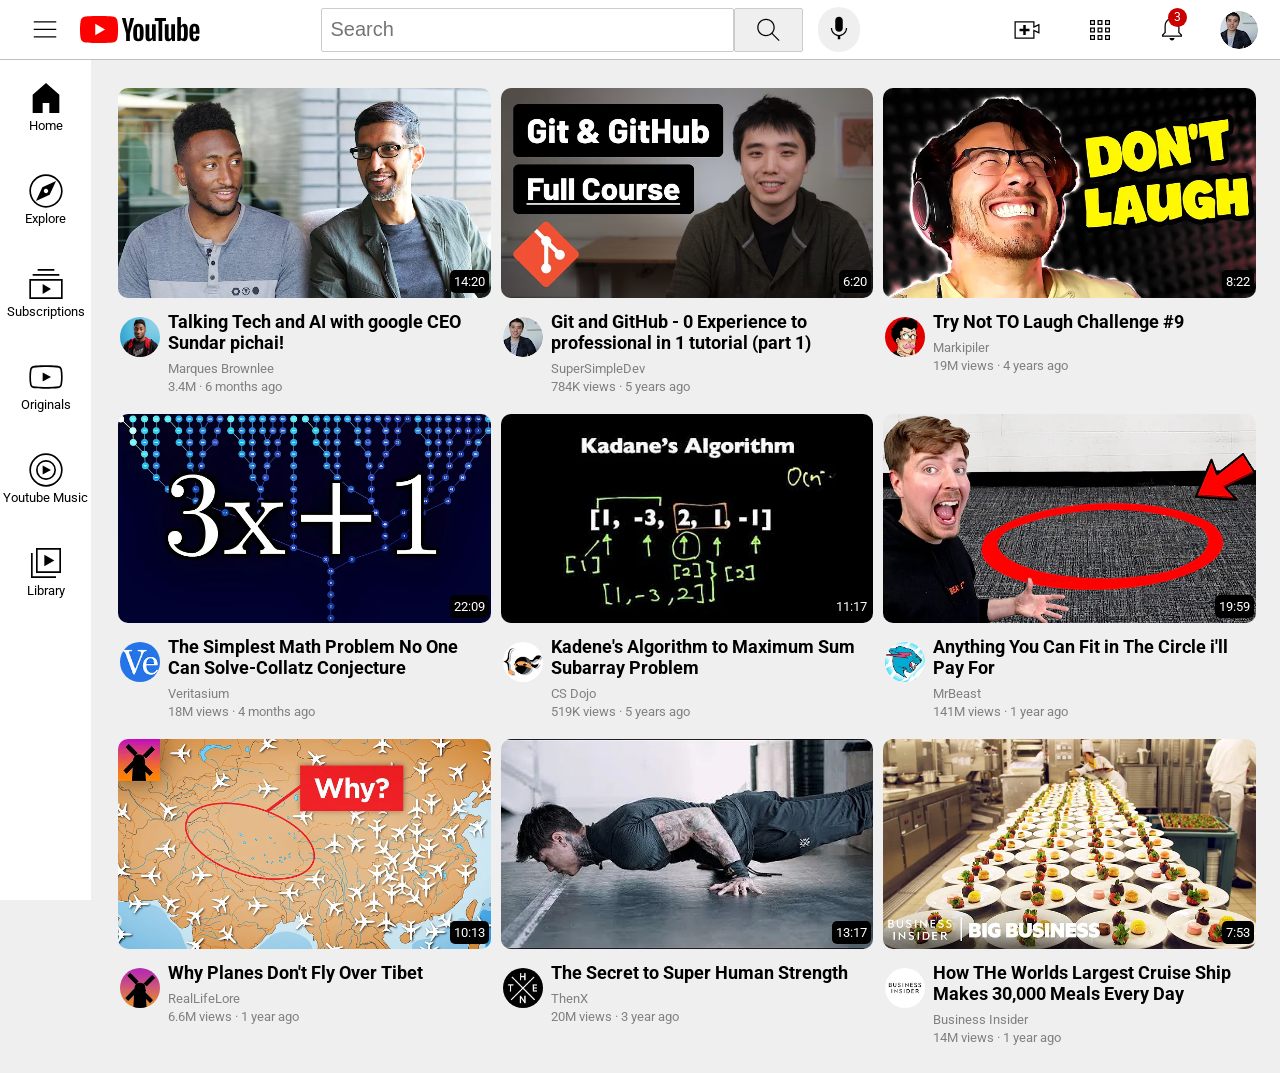
<file: index.html>
<!DOCTYPE html>
<html>
    <head>
        <title>youtube clone</title>
        <link rel="stylesheet" href="video-style.css">
        <link rel="stylesheet" href="header.css">
        <link rel="stylesheet" href="side-bar.css">
        <link rel="preconnect" href="https://fonts.googleapis.com">
        <link rel="preconnect" href="https://fonts.gstatic.com" crossorigin>
        <link href="https://fonts.googleapis.com/css2?family=Elms+Sans:ital,wght@0,100..900;1,100..900&family=Roboto:ital,wght@0,100..900;1,100..900&display=swap" rel="stylesheet">
    </head>
    <body>
        <header class="header">
            <div class="first-sec">
                <img src="menu.svg" class="menu-logo" alt="menu">
                <img src="youtube-logo.svg" class="yt-logo" alt="youtube">
            </div>
            <div class="middle-sec">
                <input type="text" class="search-box" placeholder="Search">
                <button class="magnifier-button"><img  src="search.svg" class="magnifier" alt="search"></button>
                <button class="voice-button">
                    <img src="voice-search-icon.svg" class="voice-icon" alt="voice">
                </button>
            </div>
            <div class="last-sec">
                <img src="upload.svg" class="upload-img">
                <img src="youtube-apps.svg" class="apps-img">
                <div class="notifications">
                    <img src="notifications.svg" class="notifications-img">
                    <div class="notifications-count">3</div>
                </div>
                <img src="profile-1.jpg" class="profile-img">
            </div>
        </header>
        <div class="sidebar">
            <div class="tab">
                <img src="home.svg" class="home">
                <div>Home</div>
            </div>
            <div class="tab">
                <img src="explore.svg" class="explore">
                <div> Explore</div>
            </div>
            <div class="tab">
                <img src="subscriptions.svg" class="sub">
                <div>Subscriptions</div>
            </div>
            <div class="tab">
                <img src="originals.svg" class="orginal">
                <div>Originals</div>
            </div>
            <div class="tab">
                <img src="youtube-music.svg" class="music">
                <div> Youtube Music</div>
            </div>
            <div class="tab">
                <img src="library.svg" class="lib">
                <div> Library</div>
            </div>
        </div>
        <div class="container">
            <div class="block-1">
            <div class="thumbnail-container">
                <img src="thumbnail-1.webp" alt="goggle ceo" class="thumbnail">
                <div class="video-time">14:20</div>
            </div>
            <div class="video-info">
                <div>
                <img class="profile-pic" src="channel-1.jpeg">
                </div>
                <div class="video-desc">
                    <p class="video-text">Talking Tech and AI with google CEO Sundar pichai!</p>
                    <P class="channel-name">Marques Brownlee</P>
                    <p class="video-stats">3.4M &middot; 6 months ago</p>
                </div>
            </div>
        </div>
        <div class="block-1">
            <div class="thumbnail-container">
                <img src="video-1.avif" alt="git & github" class="thumbnail">  
                <div class="video-time">6:20</div>
            </div>
            <div class="video-info">
                <div>
                <img class="profile-pic" src="profile-1.jpg">
                </div>
                <div class="video-desc">
                    <p class="video-text">Git and GitHub - 0 Experience to professional in 1 tutorial (part 1)</p>
                    <P class="channel-name">SuperSimpleDev</P>
                    <p class="video-stats">784K views <span class="dot">&middot;</span> 5 years ago</p>
                </div>
            </div>
        </div>
        <div class="block-1">
            <div class="thumbnail-container">
                <img src="thumbnail-2.webp" alt="don't laugh" class="thumbnail">
                <div class="video-time">8:22</div>
            </div>
            <div class="video-info">
                <div>
                <img class="profile-pic" src="channel-2.jpeg">
                </div>
                <div class="video-desc">
                    <p class="video-text">Try Not TO Laugh Challenge #9</p>
                    <P class="channel-name">Markipiler</P>
                    <p class="video-stats">19M views &middot; 4 years ago</p>
                </div>
            </div>
        </div>
        <div class="block-1">
            <div class="thumbnail-container">
                <img src="thumbnail-4.webp" alt="3X+1" class="thumbnail">
                <div class="video-time">22:09</div>
            </div>
            <div class="video-info">
                <div>
                <img class="profile-pic" src="channel-4.jpeg">
                </div>
                <div class="video-desc">
                    <p class="video-text">The Simplest Math Problem No One Can Solve-Collatz Conjecture</p>
                    <P class="channel-name">Veritasium</P>
                    <p class="video-stats">18M views &middot; 4 months ago</p>
                </div>
            </div>
        </div>
        <div class="block-1">
            <div class="thumbnail-container">
                <img src="thumbnail-5.webp" alt="Kadene's algorithm" class="thumbnail">
                <div class="video-time">11:17</div>
            </div>
            <div class="video-info">
                <div>
                <img class="profile-pic" src="channel-5.jpeg">
                </div>
                <div class="video-desc">
                    <p class="video-text">Kadene's Algorithm to Maximum Sum Subarray Problem</p>
                    <P class="channel-name">CS Dojo</P>
                    <p class="video-stats">519K views &middot; 5 years ago</p>
                </div>
            </div>
        </div>
        <div class="block-1">
            <div class="thumbnail-container">
                <img src="thumbnail-6.webp" alt="circle" class="thumbnail">
                <div class="video-time">19:59</div>
            </div>
            <div class="video-info">
                <div>
                <img class="profile-pic" src="channel-6.jpeg">
                </div>
                <div class="video-desc">
                    <p class="video-text">Anything You Can Fit in The Circle i'll Pay For</p>
                    <P class="channel-name">MrBeast</P>
                    <p class="video-stats">141M views &middot; 1 year ago</p>
                </div>
            </div>
        </div>
        <div class="block-1">
            <div class="thumbnail-container">
                <img src="thumbnail-7.webp" alt="planes can't fly" class="thumbnail">
                <div class="video-time">10:13</div>
            </div>
            <div class="video-info">
                <div>
                <img class="profile-pic" src="channel-7.jpeg">
                </div>
                <div class="video-desc">
                    <p class="video-text">Why Planes Don't Fly Over Tibet</p>
                    <P class="channel-name">RealLifeLore</P>
                    <p class="video-stats">6.6M views &middot; 1 year ago</p>
                </div>
            </div>
        </div>
        <div class="block-1">
            <div class="thumbnail-container">
                <img src="thumbnail-8.webp" alt="strength" class="thumbnail">
                <div class="video-time">13:17</div>
            </div>
            <div class="video-info">
                <div>
                <img class="profile-pic" src="channel-8.jpeg">
                </div>
                <div class="video-desc">
                    <p class="video-text">The Secret to Super Human Strength</p>
                    <P class="channel-name">ThenX</P>
                    <p class="video-stats">20M views &middot; 3 year ago</p>
                </div>
            </div>
        </div>
        <div class="block-1">
            <div class="thumbnail-container">
                <img src="thumbnail-9.webp" alt="ship" class="thumbnail">
                <div class="video-time">7:53</div>
            </div>
            <div class="video-info">
                <div>
                <img class="profile-pic" src="channel-9.jpeg">
                </div>
                <div class="video-desc">
                    <p class="video-text">How THe Worlds Largest Cruise Ship Makes 30,000 Meals Every Day</p>
                    <P class="channel-name">Business Insider</P>
                    <p class="video-stats">14M views &middot; 1 year ago</p>
                </div>
            </div>
        </div>
        </div>
    </body>
</html>
</file>
<file: video-style.css>
p
{
    margin:0;
    font-family:Roboto;
}
body
{
    background-color:rgb(240, 239, 239);
}
.container
{
    display:grid;
    grid-template-columns: 1fr 1fr 1fr;
    row-gap: 20px;
    column-gap:10px;
    padding-top: 80px;      /* pushes below the fixed header */
    margin-left: 110px;    /* pushes right of the fixed sidebar */
    padding-right: 16px;
    padding-bottom: 20px;
}
.block-1
{
    display: flex;
    flex-direction: column;
    cursor: pointer;
}
.thumbnail-container
{
    position: relative;
}
.video-time
{
    position:absolute;
    bottom: 8px;
    right:2px;
    background-color: black;
    color: white;
    padding:4px;
    border-radius:5px;

}
.video-info
{
    display:grid;
    grid-template-columns:50px 1fr ;
}
.thumbnail
{
    width: 100%;
    aspect-ratio: 16/9;
    object-fit:cover;
    border-radius: 10px;
}
.profile-pic
{
    height: 40px;
    border-radius:50%;
    margin-left: 2px;
    margin-top: 16px;
    margin-right: 10px;

}
.video-text
{
    font-size:18px;
    font-weight: bold;
    margin-top:10px;;
    
}
.channel-name
{
    color: grey;
    margin-bottom: 3px;
    margin-top:8px;;
    
}
.video-stats
{
    margin-top:0;
    color: gray; 
}
@media(max-width:1000px)
{
    .container
    {
        grid-template-columns:1fr 1fr;
    }
}
@media(max-width:650px)
{
    .container
    {
        grid-template-columns:1fr;
    }
}
</file>
<file: header.css>
.header
{
    position: fixed;
    top:0;
    left: 0;
    right:0;
    height:60px;
    z-index:1;
    display:grid;
    grid-template-columns: 200px 1fr 300px;
    column-gap:2px;
    background-color: white;
    box-sizing: border-box;
    border-bottom: 1px solid rgb(192, 190, 190);
}
.yt-logo
{

width: 120px;
cursor: pointer;
}
.menu-logo
{
    width: 50px;;
    height: 30px;
    margin-left: 30px;
    margin-right:20px;
    cursor: pointer;
}
.magnifier
{
    width: 55px;
    height: 30px;
}
.magnifier-button
{
    display:flex;
    height:44px;
    border-radius:2px;
    border-width:1px;
    border-style:solid;
    border-color:rgb(204,204,204);
    justify-content:center;
    align-items:center;
    cursor:pointer;
    transition: 0.15s;
    cursor: pointer;
}
.magnifier-button:hover
{
    background-color:rgb(193, 185, 185);
}
.first-sec
{
    display:flex;
    justify-content: center;
    align-items: center;
}
.middle-sec
{
    display:flex;
    justify-content: center;
    align-items: center;
}
.upload-img
{
    height: 30px;;
    width:50px;
    cursor: pointer;
}
.apps-img
{
    height: 30px;
    width:50px;
    cursor: pointer;
}
.notifications-img
{
    height: 30px;
    width:50px;
    cursor: pointer;
}
.notifications
{
    position: relative;
}
.notifications-count
{
    position:absolute;
    top:-5px;
    right:10px;
    background-color: rgb(200,0,0);
    width: 15px;
    height:15px;
    border-radius: 10px;
    color:white;
    font-size:12px;
    padding: 2px 2px 2px 2px;
    text-align: center;
}
.profile-img
{
    height: 38px;
    width:38px;
    border-radius: 50px;
    cursor: pointer;
}
.last-sec
{
    display:flex;
    justify-content:space-evenly;
    align-items:center;
}
.voice-icon
{
    width:30px;
    height: 40px;
}
.voice-button
{
    margin-left: 15px;
    border-color:rgb(204,204,204);
    border:none;
    border-radius: 30px;
    cursor: pointer;

}
.search-box
{
    border-color:rgb(204,204,204);
    max-width:400px;
    width:100%;
    height: 40px;
    font-size:15px;
    padding-left:9px;
    border-style:solid;
    border-width:1px;
    border-radius: 2px;
    font-size: 20px;
}
.search-box:focus
{
    outline:none;
    border-color: rgb(24, 24, 237);
}
</file>
<file: side-bar.css>
div
{
    font-family:roboto;
    font-size: 13px;
}
.sidebar
{
    position:fixed;
    left:0;
    top:0;
    bottom:0;
    padding-top:60px;
    display:flex;
    flex-direction: column;
    gap: 2px;
    background-color:white;
    box-sizing: border-box;
}
.home,.explore,.sub,.orginal,.music,.lib
{
    width: 40px;
    height: 40px;
}
.tab
{
    display:flex;
    flex-direction:column;
    justify-content:center;
    align-items:center;
    height:90px;
    width: 90px;;
    padding:0.5px;
    border-radius: 5px;
    transition: 0.15s;
}
.tab:hover,.explore:hover,.sub:hover,.orginal:hover,.music:hover,.lib.tab:hover
{
    cursor:pointer;
    background-color:rgb(203, 199, 199);
}
</file>
